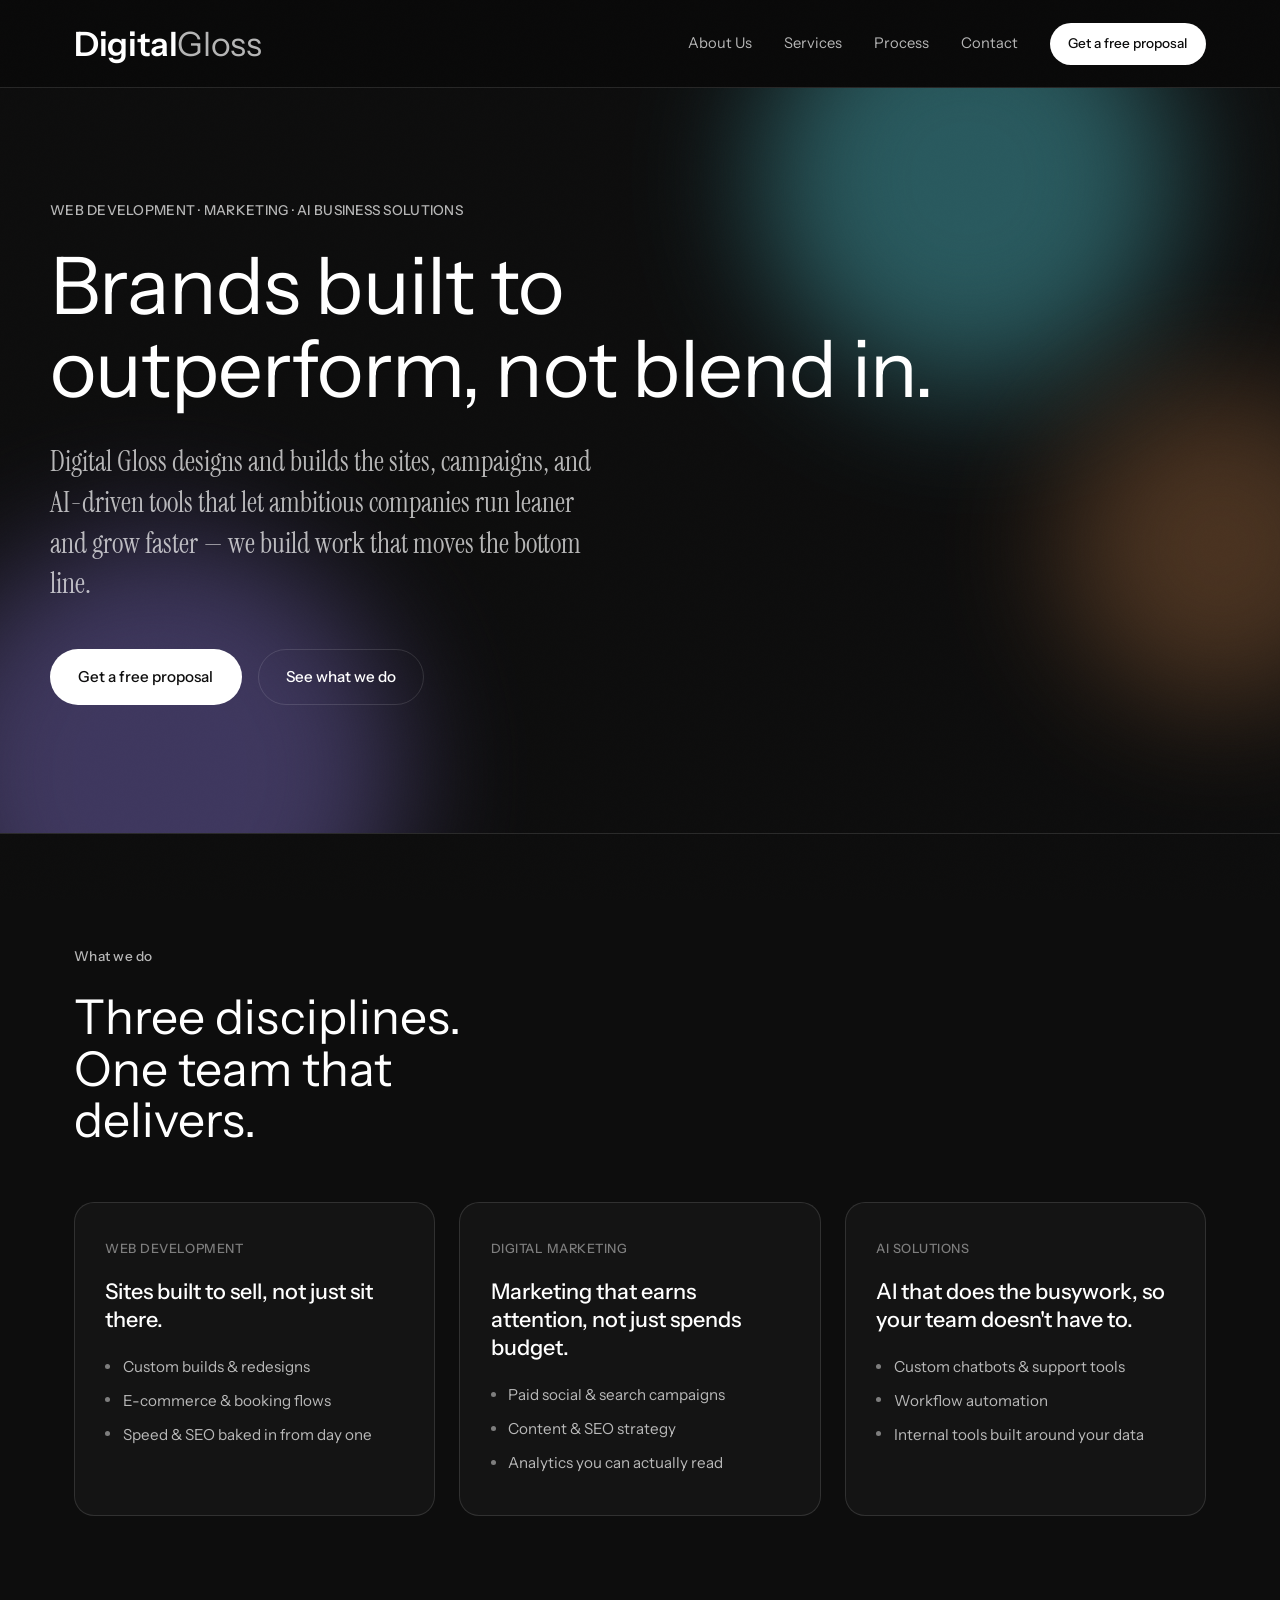
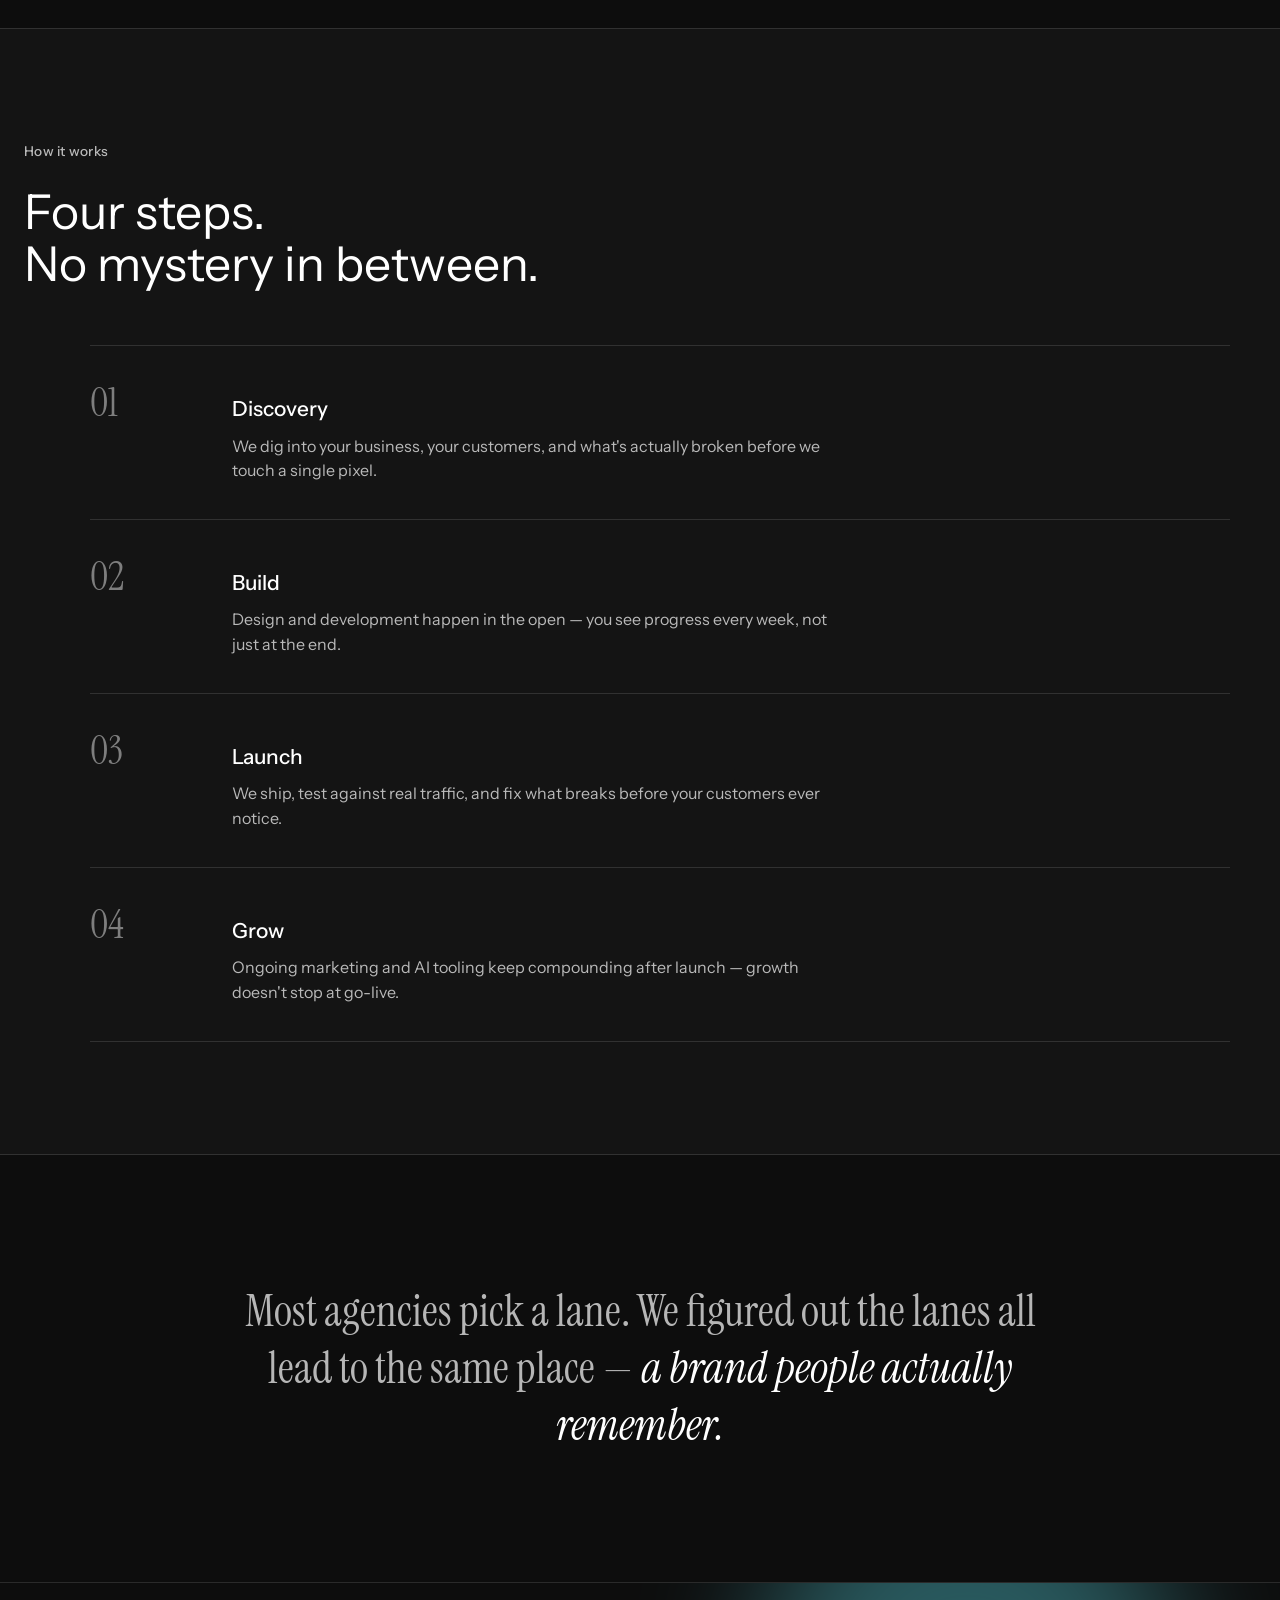
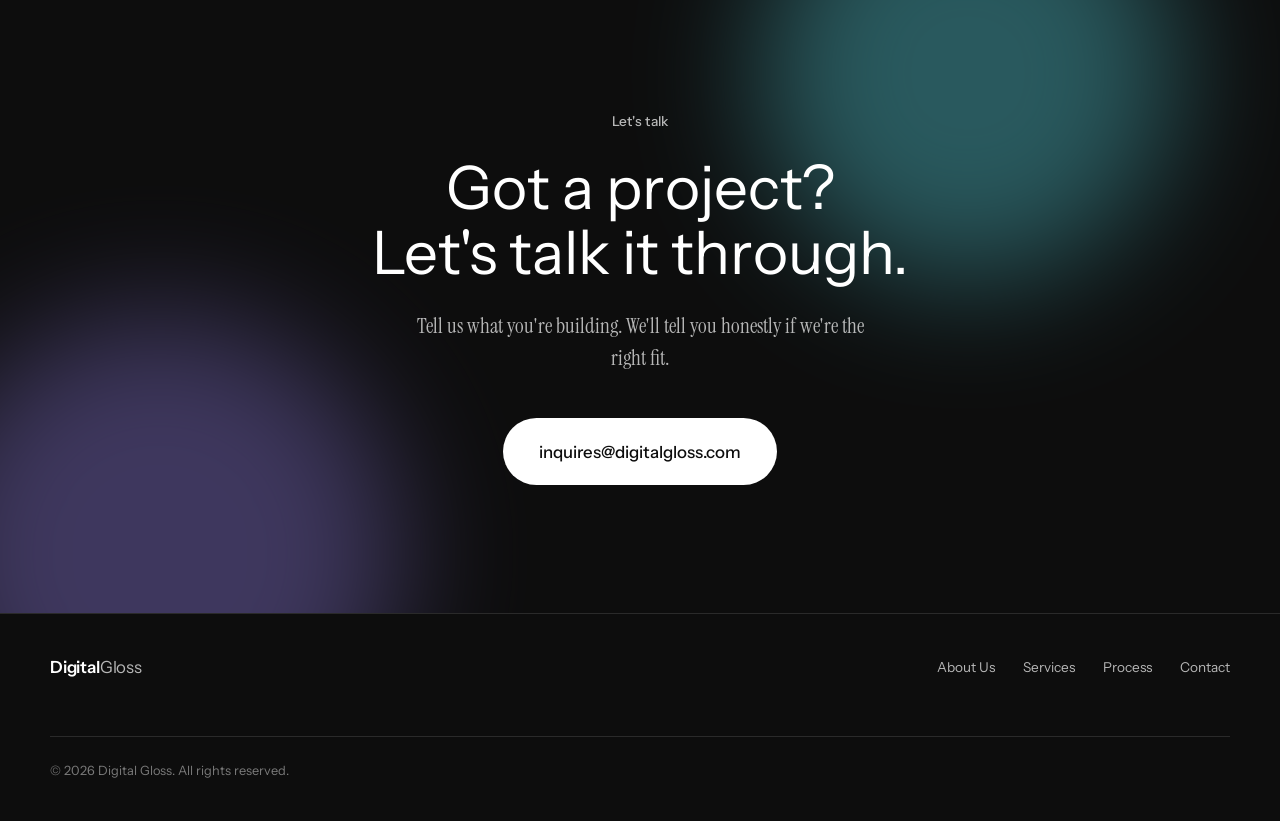
<file: index.html>
<!DOCTYPE html>
<html lang="en">
<head>
<meta charset="UTF-8">
<meta name="viewport" content="width=device-width, initial-scale=1.0">
<title>Digital Gloss — Web, Marketing &amp; AI, One Team</title>
<meta name="description" content="Digital Gloss builds sites that load fast, campaigns that convert, and AI tools that do the boring parts for you.">
<link rel="preconnect" href="https://fonts.googleapis.com">
<link rel="preconnect" href="https://fonts.gstatic.com" crossorigin>
<link href="https://fonts.googleapis.com/css2?family=Instrument+Sans:ital,wght@0,400..700;1,400..700&family=Instrument+Serif:ital@0;1&display=swap" rel="stylesheet">
<link rel="stylesheet" href="styles.css">
</head>
<body>

<div class="grain"></div>

<header class="nav" id="top">
  <div class="nav-inner">
    <a class="wordmark" href="#top">Digital<span>Gloss</span></a>
    <nav class="nav-links" id="navLinks">
      <a href="about.html">About Us</a>
      <a href="services.html">Services</a>
      <a href="process.html">Process</a>
      <a href="contact.html">Contact</a>
    </nav>
    <a class="btn btn-primary btn-small js-open-quote" href="#contact">Get a free proposal</a>
    <button class="nav-toggle" id="navToggle" aria-label="Toggle menu" aria-expanded="false">
      <span></span><span></span><span></span>
    </button>
  </div>
</header>

<main>
  <!-- HERO -->
  <section class="hero" id="top-hero">
    <div class="glow-field" aria-hidden="true">
      <span class="glow glow-cyan"></span>
      <span class="glow glow-violet"></span>
      <span class="glow glow-amber"></span>
    </div>

    <div class="hero-inner">
      <p class="eyebrow">WEB DEVELOPMENT &middot; MARKETING &middot; AI BUSINESS SOLUTIONS</p>
      <h1 class="hero-headline">Brands built to<br>outperform, not blend in.</h1>
      <p class="hero-lede">
        Digital Gloss designs and builds the sites, campaigns, and AI-driven
        tools that let ambitious companies run leaner and grow faster —
        we build work that moves the bottom line.
      </p>
      <div class="hero-cta">
        <a href="#contact" class="btn btn-primary js-open-quote">Get a free proposal</a>
        <a href="#services" class="btn btn-ghost">See what we do</a>
      </div>
    </div>
  </section>

  <!-- SERVICES -->
  <section class="services" id="services">
    <div class="section-head">
      <p class="eyebrow">What we do</p>
      <h2 class="section-title">Three disciplines.<br>One team that delivers.</h2>
    </div>

    <div class="cards">
      <article class="glass-card" data-shine data-glow="cyan">
        <div class="card-glow"></div>
        <p class="card-tag">Web Development</p>
        <h3>Sites built to sell, not just sit there.</h3>
        <ul>
          <li>Custom builds &amp; redesigns</li>
          <li>E-commerce &amp; booking flows</li>
          <li>Speed &amp; SEO baked in from day one</li>
        </ul>
      </article>

      <article class="glass-card" data-shine data-glow="amber">
        <div class="card-glow"></div>
        <p class="card-tag">Digital Marketing</p>
        <h3>Marketing that earns attention, not just spends budget.</h3>
        <ul>
          <li>Paid social &amp; search campaigns</li>
          <li>Content &amp; SEO strategy</li>
          <li>Analytics you can actually read</li>
        </ul>
      </article>

      <article class="glass-card" data-shine data-glow="violet">
        <div class="card-glow"></div>
        <p class="card-tag">AI Solutions</p>
        <h3>AI that does the busywork, so your team doesn't have to.</h3>
        <ul>
          <li>Custom chatbots &amp; support tools</li>
          <li>Workflow automation</li>
          <li>Internal tools built around your data</li>
        </ul>
      </article>
    </div>
  </section>

  <!-- PROCESS -->
  <section class="process" id="process">
    <div class="section-head">
      <p class="eyebrow">How it works</p>
      <h2 class="section-title">Four steps.<br>No mystery in between.</h2>
    </div>

    <ol class="process-list">
      <li>
        <span class="process-num">01</span>
        <div>
          <h3>Discovery</h3>
          <p>We dig into your business, your customers, and what's actually broken before we touch a single pixel.</p>
        </div>
      </li>
      <li>
        <span class="process-num">02</span>
        <div>
          <h3>Build</h3>
          <p>Design and development happen in the open — you see progress every week, not just at the end.</p>
        </div>
      </li>
      <li>
        <span class="process-num">03</span>
        <div>
          <h3>Launch</h3>
          <p>We ship, test against real traffic, and fix what breaks before your customers ever notice.</p>
        </div>
      </li>
      <li>
        <span class="process-num">04</span>
        <div>
          <h3>Grow</h3>
          <p>Ongoing marketing and AI tooling keep compounding after launch — growth doesn't stop at go-live.</p>
        </div>
      </li>
    </ol>
  </section>

  <!-- STATEMENT -->
  <section class="statement">
    <p class="statement-text">
      Most agencies pick a lane. We figured out the lanes all lead
      to the same place — <em>a brand people actually remember.</em>
    </p>
  </section>

  <!-- CONTACT -->
  <section class="contact" id="contact">
    <div class="glow-field" aria-hidden="true">
      <span class="glow glow-violet"></span>
      <span class="glow glow-cyan"></span>
    </div>
    <div class="contact-inner">
      <p class="eyebrow">Let's talk</p>
      <h2 class="contact-title">Got a project?<br>Let's talk it through.</h2>
      <p class="contact-sub">Tell us what you're building. We'll tell you honestly if we're the right fit.</p>
      <a href="mailto:inquires@digitalgloss.com" class="btn btn-primary btn-large">inquires@digitalgloss.com</a>
    </div>
  </section>
</main>

<footer class="footer">
  <div class="footer-inner">
    <a class="wordmark wordmark-small" href="#top">Digital<span>Gloss</span></a>
    <nav class="footer-links">
      <a href="about.html">About Us</a>
      <a href="services.html">Services</a>
      <a href="process.html">Process</a>
      <a href="contact.html">Contact</a>
    </nav>
    <p class="footer-copy">&copy; 2026 Digital Gloss. All rights reserved.</p>
  </div>
</footer>

<div class="modal-overlay" id="quoteOverlay" hidden>
  <div class="modal-card" role="dialog" aria-modal="true" aria-labelledby="quoteTitle">
    <button type="button" class="modal-close" id="quoteClose" aria-label="Close">&times;</button>

    <p class="eyebrow">Let's talk</p>
    <h2 id="quoteTitle" class="modal-title">Let's talk. Tell us about your business.</h2>

    <form class="quote-form" id="quoteForm">
      <div class="form-row">
        <div class="field">
          <label for="qFirstName">First name</label>
          <input type="text" id="qFirstName" name="firstName" autocomplete="given-name" required>
        </div>
        <div class="field">
          <label for="qLastName">Last name</label>
          <input type="text" id="qLastName" name="lastName" autocomplete="family-name" required>
        </div>
      </div>

      <div class="field">
        <label for="qWebsite">Website URL</label>
        <input type="url" id="qWebsite" name="website" autocomplete="url" placeholder="https://yourbusiness.com">
      </div>

      <div class="field">
        <label for="qEmail">Email</label>
        <input type="email" id="qEmail" name="email" autocomplete="email" required>
      </div>

      <div class="field">
        <label for="qPhone">Phone number</label>
        <div class="phone-row">
          <select id="qCountryCode" name="countryCode" aria-label="Country code">
            <option value="+1" selected>+1 (US/CA)</option>
            <option value="+44">+44 (UK)</option>
            <option value="+353">+353 (IE)</option>
            <option value="+61">+61 (AU)</option>
            <option value="+64">+64 (NZ)</option>
            <option value="+971">+971 (UAE)</option>
            <option value="+966">+966 (SA)</option>
            <option value="+91">+91 (IN)</option>
            <option value="+27">+27 (ZA)</option>
            <option value="+49">+49 (DE)</option>
            <option value="+33">+33 (FR)</option>
            <option value="+34">+34 (ES)</option>
            <option value="+39">+39 (IT)</option>
            <option value="+31">+31 (NL)</option>
            <option value="+46">+46 (SE)</option>
            <option value="+41">+41 (CH)</option>
            <option value="+81">+81 (JP)</option>
            <option value="+86">+86 (CN)</option>
            <option value="+65">+65 (SG)</option>
            <option value="+52">+52 (MX)</option>
            <option value="+55">+55 (BR)</option>
          </select>
          <input type="tel" id="qPhone" name="phone" autocomplete="tel-national" placeholder="555 123 4567">
        </div>
      </div>

      <fieldset class="form-fieldset">
        <legend>What's feeling most behind right now?</legend>

        <label class="checkbox-option">
          <input type="checkbox" name="interest" value="I am looking for my first website that reflects my brand identity">
          <span>I am looking for my first website that reflects my brand identity</span>
        </label>
        <label class="checkbox-option">
          <input type="checkbox" name="interest" value="My current website doesn't reflect my brand">
          <span>My current website doesn't reflect my brand</span>
        </label>
        <label class="checkbox-option">
          <input type="checkbox" name="interest" value="I am invisible on Google and AI searches">
          <span>I am invisible on Google and AI searches</span>
        </label>
        <label class="checkbox-option">
          <input type="checkbox" name="interest" value="I want to explore how AI tools could streamline my business">
          <span>I want to explore how AI tools could streamline my business</span>
        </label>
      </fieldset>

      <button type="submit" class="btn btn-primary btn-large modal-submit">Send inquiry</button>
    </form>
  </div>
</div>

<script src="script.js"></script>
</body>
</html>
</file>
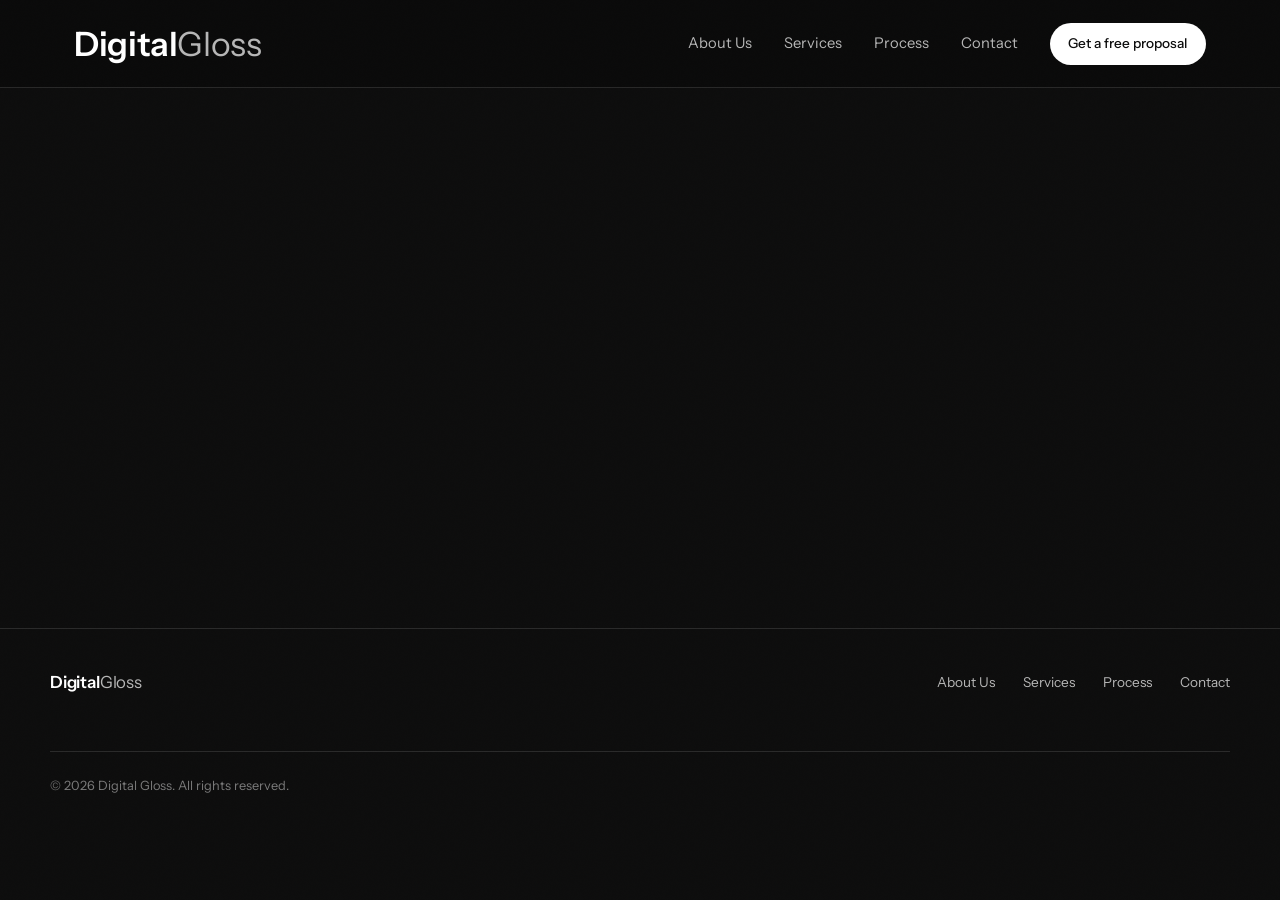
<file: about.html>
<!DOCTYPE html>
<html lang="en">
<head>
<meta charset="UTF-8">
<meta name="viewport" content="width=device-width, initial-scale=1.0">
<title>About Us — Digital Gloss</title>
<meta name="description" content="About Digital Gloss.">
<link rel="preconnect" href="https://fonts.googleapis.com">
<link rel="preconnect" href="https://fonts.gstatic.com" crossorigin>
<link href="https://fonts.googleapis.com/css2?family=Instrument+Sans:ital,wght@0,400..700;1,400..700&family=Instrument+Serif:ital@0;1&display=swap" rel="stylesheet">
<link rel="stylesheet" href="styles.css">
</head>
<body>

<div class="grain"></div>

<header class="nav" id="top">
  <div class="nav-inner">
    <a class="wordmark" href="index.html">Digital<span>Gloss</span></a>
    <nav class="nav-links" id="navLinks">
      <a href="about.html">About Us</a>
      <a href="services.html">Services</a>
      <a href="process.html">Process</a>
      <a href="contact.html">Contact</a>
    </nav>
    <a class="btn btn-primary btn-small js-open-quote" href="index.html#contact">Get a free proposal</a>
    <button class="nav-toggle" id="navToggle" aria-label="Toggle menu" aria-expanded="false">
      <span></span><span></span><span></span>
    </button>
  </div>
</header>

<main>
  <section class="page-blank"></section>
</main>

<footer class="footer">
  <div class="footer-inner">
    <a class="wordmark wordmark-small" href="index.html">Digital<span>Gloss</span></a>
    <nav class="footer-links">
      <a href="about.html">About Us</a>
      <a href="services.html">Services</a>
      <a href="process.html">Process</a>
      <a href="contact.html">Contact</a>
    </nav>
    <p class="footer-copy">&copy; 2026 Digital Gloss. All rights reserved.</p>
  </div>
</footer>

<div class="modal-overlay" id="quoteOverlay" hidden>
  <div class="modal-card" role="dialog" aria-modal="true" aria-labelledby="quoteTitle">
    <button type="button" class="modal-close" id="quoteClose" aria-label="Close">&times;</button>

    <p class="eyebrow">Let's talk</p>
    <h2 id="quoteTitle" class="modal-title">Let's talk. Tell us about your business.</h2>

    <form class="quote-form" id="quoteForm">
      <div class="form-row">
        <div class="field">
          <label for="qFirstName">First name</label>
          <input type="text" id="qFirstName" name="firstName" autocomplete="given-name" required>
        </div>
        <div class="field">
          <label for="qLastName">Last name</label>
          <input type="text" id="qLastName" name="lastName" autocomplete="family-name" required>
        </div>
      </div>

      <div class="field">
        <label for="qWebsite">Website URL</label>
        <input type="url" id="qWebsite" name="website" autocomplete="url" placeholder="https://yourbusiness.com">
      </div>

      <div class="field">
        <label for="qEmail">Email</label>
        <input type="email" id="qEmail" name="email" autocomplete="email" required>
      </div>

      <div class="field">
        <label for="qPhone">Phone number</label>
        <div class="phone-row">
          <select id="qCountryCode" name="countryCode" aria-label="Country code">
            <option value="+1" selected>+1 (US/CA)</option>
            <option value="+44">+44 (UK)</option>
            <option value="+353">+353 (IE)</option>
            <option value="+61">+61 (AU)</option>
            <option value="+64">+64 (NZ)</option>
            <option value="+971">+971 (UAE)</option>
            <option value="+966">+966 (SA)</option>
            <option value="+91">+91 (IN)</option>
            <option value="+27">+27 (ZA)</option>
            <option value="+49">+49 (DE)</option>
            <option value="+33">+33 (FR)</option>
            <option value="+34">+34 (ES)</option>
            <option value="+39">+39 (IT)</option>
            <option value="+31">+31 (NL)</option>
            <option value="+46">+46 (SE)</option>
            <option value="+41">+41 (CH)</option>
            <option value="+81">+81 (JP)</option>
            <option value="+86">+86 (CN)</option>
            <option value="+65">+65 (SG)</option>
            <option value="+52">+52 (MX)</option>
            <option value="+55">+55 (BR)</option>
          </select>
          <input type="tel" id="qPhone" name="phone" autocomplete="tel-national" placeholder="555 123 4567">
        </div>
      </div>

      <fieldset class="form-fieldset">
        <legend>What's feeling most behind right now?</legend>

        <label class="checkbox-option">
          <input type="checkbox" name="interest" value="I am looking for my first website that reflects my brand identity">
          <span>I am looking for my first website that reflects my brand identity</span>
        </label>
        <label class="checkbox-option">
          <input type="checkbox" name="interest" value="My current website doesn't reflect my brand">
          <span>My current website doesn't reflect my brand</span>
        </label>
        <label class="checkbox-option">
          <input type="checkbox" name="interest" value="I am invisible on Google and AI searches">
          <span>I am invisible on Google and AI searches</span>
        </label>
        <label class="checkbox-option">
          <input type="checkbox" name="interest" value="I want to explore how AI tools could streamline my business">
          <span>I want to explore how AI tools could streamline my business</span>
        </label>
      </fieldset>

      <button type="submit" class="btn btn-primary btn-large modal-submit">Send inquiry</button>
    </form>
  </div>
</div>

<script src="script.js"></script>
</body>
</html>
</file>
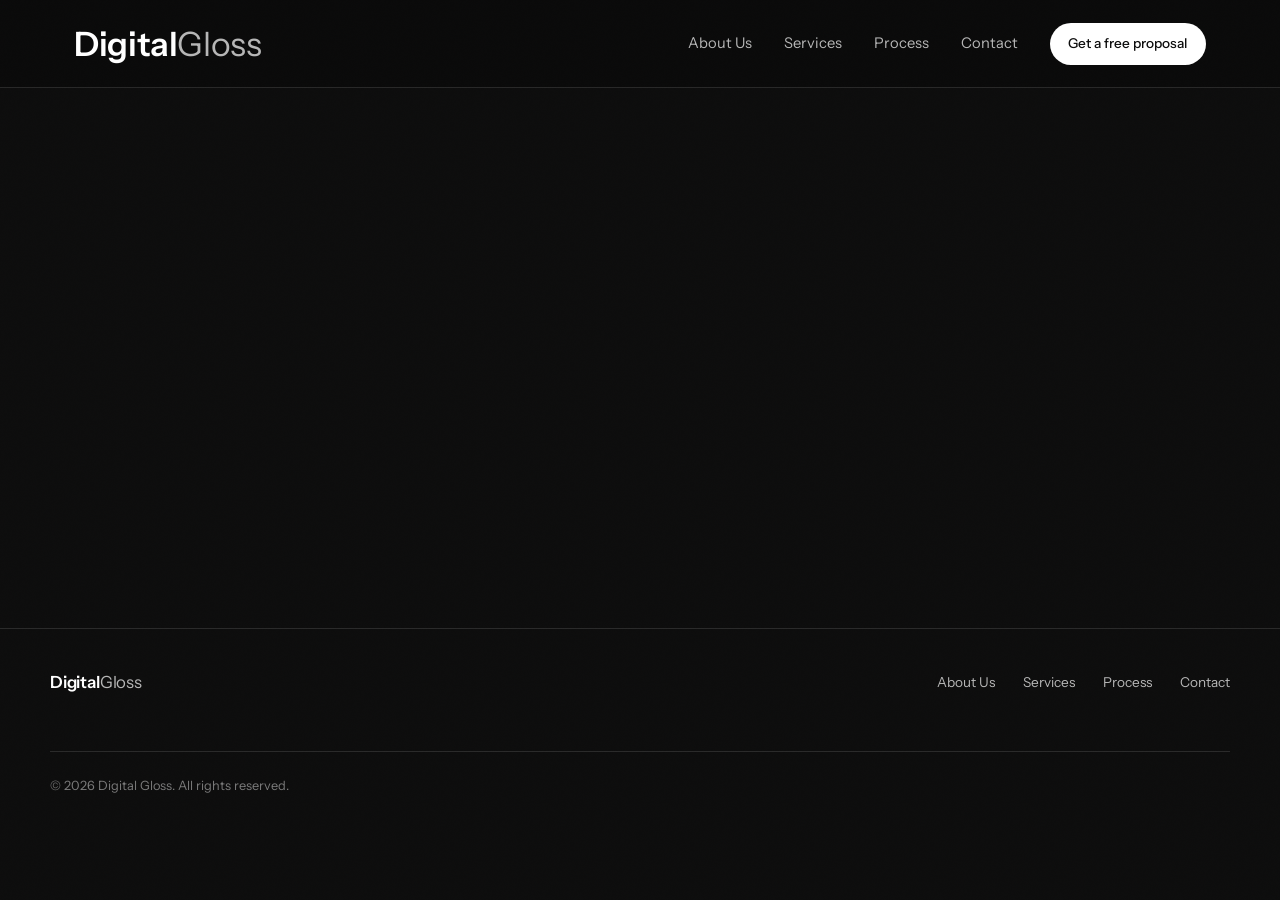
<file: contact.html>
<!DOCTYPE html>
<html lang="en">
<head>
<meta charset="UTF-8">
<meta name="viewport" content="width=device-width, initial-scale=1.0">
<title>Contact — Digital Gloss</title>
<meta name="description" content="Get in touch with Digital Gloss.">
<link rel="preconnect" href="https://fonts.googleapis.com">
<link rel="preconnect" href="https://fonts.gstatic.com" crossorigin>
<link href="https://fonts.googleapis.com/css2?family=Instrument+Sans:ital,wght@0,400..700;1,400..700&family=Instrument+Serif:ital@0;1&display=swap" rel="stylesheet">
<link rel="stylesheet" href="styles.css">
</head>
<body>

<div class="grain"></div>

<header class="nav" id="top">
  <div class="nav-inner">
    <a class="wordmark" href="index.html">Digital<span>Gloss</span></a>
    <nav class="nav-links" id="navLinks">
      <a href="about.html">About Us</a>
      <a href="services.html">Services</a>
      <a href="process.html">Process</a>
      <a href="contact.html">Contact</a>
    </nav>
    <a class="btn btn-primary btn-small js-open-quote" href="index.html#contact">Get a free proposal</a>
    <button class="nav-toggle" id="navToggle" aria-label="Toggle menu" aria-expanded="false">
      <span></span><span></span><span></span>
    </button>
  </div>
</header>

<main>
  <section class="page-blank"></section>
</main>

<footer class="footer">
  <div class="footer-inner">
    <a class="wordmark wordmark-small" href="index.html">Digital<span>Gloss</span></a>
    <nav class="footer-links">
      <a href="about.html">About Us</a>
      <a href="services.html">Services</a>
      <a href="process.html">Process</a>
      <a href="contact.html">Contact</a>
    </nav>
    <p class="footer-copy">&copy; 2026 Digital Gloss. All rights reserved.</p>
  </div>
</footer>

<div class="modal-overlay" id="quoteOverlay" hidden>
  <div class="modal-card" role="dialog" aria-modal="true" aria-labelledby="quoteTitle">
    <button type="button" class="modal-close" id="quoteClose" aria-label="Close">&times;</button>

    <p class="eyebrow">Let's talk</p>
    <h2 id="quoteTitle" class="modal-title">Let's talk. Tell us about your business.</h2>

    <form class="quote-form" id="quoteForm">
      <div class="form-row">
        <div class="field">
          <label for="qFirstName">First name</label>
          <input type="text" id="qFirstName" name="firstName" autocomplete="given-name" required>
        </div>
        <div class="field">
          <label for="qLastName">Last name</label>
          <input type="text" id="qLastName" name="lastName" autocomplete="family-name" required>
        </div>
      </div>

      <div class="field">
        <label for="qWebsite">Website URL</label>
        <input type="url" id="qWebsite" name="website" autocomplete="url" placeholder="https://yourbusiness.com">
      </div>

      <div class="field">
        <label for="qEmail">Email</label>
        <input type="email" id="qEmail" name="email" autocomplete="email" required>
      </div>

      <div class="field">
        <label for="qPhone">Phone number</label>
        <div class="phone-row">
          <select id="qCountryCode" name="countryCode" aria-label="Country code">
            <option value="+1" selected>+1 (US/CA)</option>
            <option value="+44">+44 (UK)</option>
            <option value="+353">+353 (IE)</option>
            <option value="+61">+61 (AU)</option>
            <option value="+64">+64 (NZ)</option>
            <option value="+971">+971 (UAE)</option>
            <option value="+966">+966 (SA)</option>
            <option value="+91">+91 (IN)</option>
            <option value="+27">+27 (ZA)</option>
            <option value="+49">+49 (DE)</option>
            <option value="+33">+33 (FR)</option>
            <option value="+34">+34 (ES)</option>
            <option value="+39">+39 (IT)</option>
            <option value="+31">+31 (NL)</option>
            <option value="+46">+46 (SE)</option>
            <option value="+41">+41 (CH)</option>
            <option value="+81">+81 (JP)</option>
            <option value="+86">+86 (CN)</option>
            <option value="+65">+65 (SG)</option>
            <option value="+52">+52 (MX)</option>
            <option value="+55">+55 (BR)</option>
          </select>
          <input type="tel" id="qPhone" name="phone" autocomplete="tel-national" placeholder="555 123 4567">
        </div>
      </div>

      <fieldset class="form-fieldset">
        <legend>What's feeling most behind right now?</legend>

        <label class="checkbox-option">
          <input type="checkbox" name="interest" value="I am looking for my first website that reflects my brand identity">
          <span>I am looking for my first website that reflects my brand identity</span>
        </label>
        <label class="checkbox-option">
          <input type="checkbox" name="interest" value="My current website doesn't reflect my brand">
          <span>My current website doesn't reflect my brand</span>
        </label>
        <label class="checkbox-option">
          <input type="checkbox" name="interest" value="I am invisible on Google and AI searches">
          <span>I am invisible on Google and AI searches</span>
        </label>
        <label class="checkbox-option">
          <input type="checkbox" name="interest" value="I want to explore how AI tools could streamline my business">
          <span>I want to explore how AI tools could streamline my business</span>
        </label>
      </fieldset>

      <button type="submit" class="btn btn-primary btn-large modal-submit">Send inquiry</button>
    </form>
  </div>
</div>

<script src="script.js"></script>
</body>
</html>
</file>
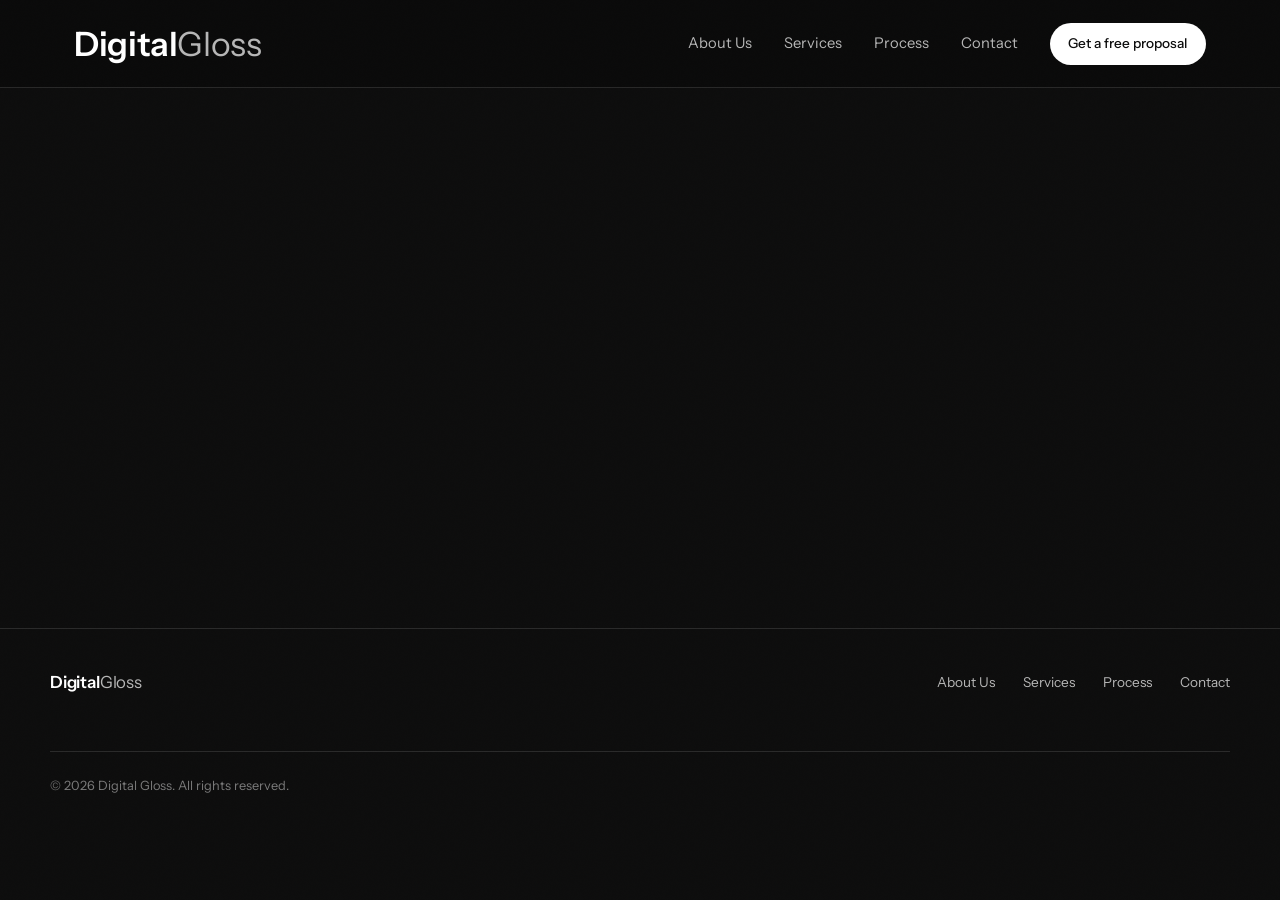
<file: process.html>
<!DOCTYPE html>
<html lang="en">
<head>
<meta charset="UTF-8">
<meta name="viewport" content="width=device-width, initial-scale=1.0">
<title>Process — Digital Gloss</title>
<meta name="description" content="How Digital Gloss works.">
<link rel="preconnect" href="https://fonts.googleapis.com">
<link rel="preconnect" href="https://fonts.gstatic.com" crossorigin>
<link href="https://fonts.googleapis.com/css2?family=Instrument+Sans:ital,wght@0,400..700;1,400..700&family=Instrument+Serif:ital@0;1&display=swap" rel="stylesheet">
<link rel="stylesheet" href="styles.css">
</head>
<body>

<div class="grain"></div>

<header class="nav" id="top">
  <div class="nav-inner">
    <a class="wordmark" href="index.html">Digital<span>Gloss</span></a>
    <nav class="nav-links" id="navLinks">
      <a href="about.html">About Us</a>
      <a href="services.html">Services</a>
      <a href="process.html">Process</a>
      <a href="contact.html">Contact</a>
    </nav>
    <a class="btn btn-primary btn-small js-open-quote" href="index.html#contact">Get a free proposal</a>
    <button class="nav-toggle" id="navToggle" aria-label="Toggle menu" aria-expanded="false">
      <span></span><span></span><span></span>
    </button>
  </div>
</header>

<main>
  <section class="page-blank"></section>
</main>

<footer class="footer">
  <div class="footer-inner">
    <a class="wordmark wordmark-small" href="index.html">Digital<span>Gloss</span></a>
    <nav class="footer-links">
      <a href="about.html">About Us</a>
      <a href="services.html">Services</a>
      <a href="process.html">Process</a>
      <a href="contact.html">Contact</a>
    </nav>
    <p class="footer-copy">&copy; 2026 Digital Gloss. All rights reserved.</p>
  </div>
</footer>

<div class="modal-overlay" id="quoteOverlay" hidden>
  <div class="modal-card" role="dialog" aria-modal="true" aria-labelledby="quoteTitle">
    <button type="button" class="modal-close" id="quoteClose" aria-label="Close">&times;</button>

    <p class="eyebrow">Let's talk</p>
    <h2 id="quoteTitle" class="modal-title">Let's talk. Tell us about your business.</h2>

    <form class="quote-form" id="quoteForm">
      <div class="form-row">
        <div class="field">
          <label for="qFirstName">First name</label>
          <input type="text" id="qFirstName" name="firstName" autocomplete="given-name" required>
        </div>
        <div class="field">
          <label for="qLastName">Last name</label>
          <input type="text" id="qLastName" name="lastName" autocomplete="family-name" required>
        </div>
      </div>

      <div class="field">
        <label for="qWebsite">Website URL</label>
        <input type="url" id="qWebsite" name="website" autocomplete="url" placeholder="https://yourbusiness.com">
      </div>

      <div class="field">
        <label for="qEmail">Email</label>
        <input type="email" id="qEmail" name="email" autocomplete="email" required>
      </div>

      <div class="field">
        <label for="qPhone">Phone number</label>
        <div class="phone-row">
          <select id="qCountryCode" name="countryCode" aria-label="Country code">
            <option value="+1" selected>+1 (US/CA)</option>
            <option value="+44">+44 (UK)</option>
            <option value="+353">+353 (IE)</option>
            <option value="+61">+61 (AU)</option>
            <option value="+64">+64 (NZ)</option>
            <option value="+971">+971 (UAE)</option>
            <option value="+966">+966 (SA)</option>
            <option value="+91">+91 (IN)</option>
            <option value="+27">+27 (ZA)</option>
            <option value="+49">+49 (DE)</option>
            <option value="+33">+33 (FR)</option>
            <option value="+34">+34 (ES)</option>
            <option value="+39">+39 (IT)</option>
            <option value="+31">+31 (NL)</option>
            <option value="+46">+46 (SE)</option>
            <option value="+41">+41 (CH)</option>
            <option value="+81">+81 (JP)</option>
            <option value="+86">+86 (CN)</option>
            <option value="+65">+65 (SG)</option>
            <option value="+52">+52 (MX)</option>
            <option value="+55">+55 (BR)</option>
          </select>
          <input type="tel" id="qPhone" name="phone" autocomplete="tel-national" placeholder="555 123 4567">
        </div>
      </div>

      <fieldset class="form-fieldset">
        <legend>What's feeling most behind right now?</legend>

        <label class="checkbox-option">
          <input type="checkbox" name="interest" value="I am looking for my first website that reflects my brand identity">
          <span>I am looking for my first website that reflects my brand identity</span>
        </label>
        <label class="checkbox-option">
          <input type="checkbox" name="interest" value="My current website doesn't reflect my brand">
          <span>My current website doesn't reflect my brand</span>
        </label>
        <label class="checkbox-option">
          <input type="checkbox" name="interest" value="I am invisible on Google and AI searches">
          <span>I am invisible on Google and AI searches</span>
        </label>
        <label class="checkbox-option">
          <input type="checkbox" name="interest" value="I want to explore how AI tools could streamline my business">
          <span>I want to explore how AI tools could streamline my business</span>
        </label>
      </fieldset>

      <button type="submit" class="btn btn-primary btn-large modal-submit">Send inquiry</button>
    </form>
  </div>
</div>

<script src="script.js"></script>
</body>
</html>
</file>
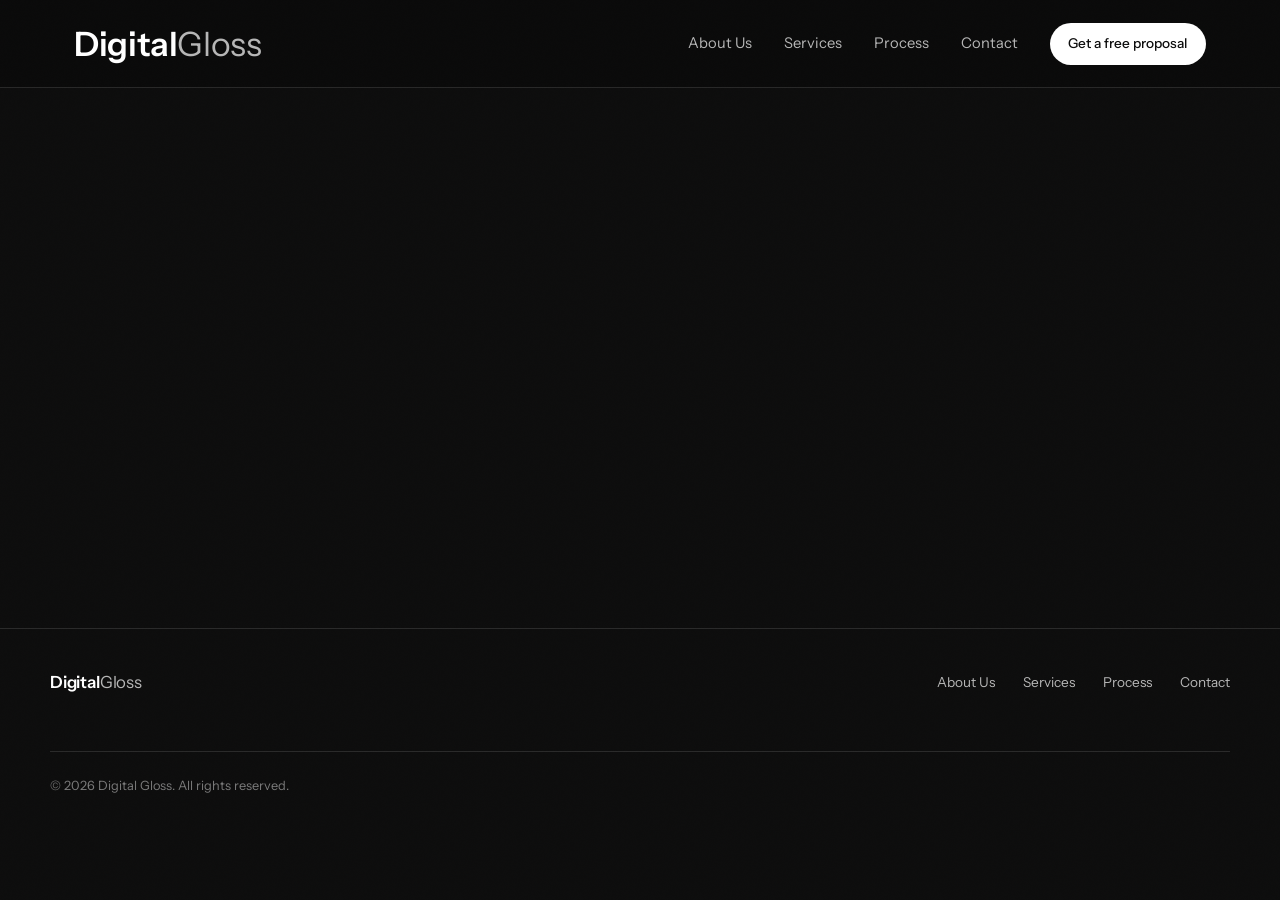
<file: services.html>
<!DOCTYPE html>
<html lang="en">
<head>
<meta charset="UTF-8">
<meta name="viewport" content="width=device-width, initial-scale=1.0">
<title>Services — Digital Gloss</title>
<meta name="description" content="Services offered by Digital Gloss.">
<link rel="preconnect" href="https://fonts.googleapis.com">
<link rel="preconnect" href="https://fonts.gstatic.com" crossorigin>
<link href="https://fonts.googleapis.com/css2?family=Instrument+Sans:ital,wght@0,400..700;1,400..700&family=Instrument+Serif:ital@0;1&display=swap" rel="stylesheet">
<link rel="stylesheet" href="styles.css">
</head>
<body>

<div class="grain"></div>

<header class="nav" id="top">
  <div class="nav-inner">
    <a class="wordmark" href="index.html">Digital<span>Gloss</span></a>
    <nav class="nav-links" id="navLinks">
      <a href="about.html">About Us</a>
      <a href="services.html">Services</a>
      <a href="process.html">Process</a>
      <a href="contact.html">Contact</a>
    </nav>
    <a class="btn btn-primary btn-small js-open-quote" href="index.html#contact">Get a free proposal</a>
    <button class="nav-toggle" id="navToggle" aria-label="Toggle menu" aria-expanded="false">
      <span></span><span></span><span></span>
    </button>
  </div>
</header>

<main>
  <section class="page-blank"></section>
</main>

<footer class="footer">
  <div class="footer-inner">
    <a class="wordmark wordmark-small" href="index.html">Digital<span>Gloss</span></a>
    <nav class="footer-links">
      <a href="about.html">About Us</a>
      <a href="services.html">Services</a>
      <a href="process.html">Process</a>
      <a href="contact.html">Contact</a>
    </nav>
    <p class="footer-copy">&copy; 2026 Digital Gloss. All rights reserved.</p>
  </div>
</footer>

<div class="modal-overlay" id="quoteOverlay" hidden>
  <div class="modal-card" role="dialog" aria-modal="true" aria-labelledby="quoteTitle">
    <button type="button" class="modal-close" id="quoteClose" aria-label="Close">&times;</button>

    <p class="eyebrow">Let's talk</p>
    <h2 id="quoteTitle" class="modal-title">Let's talk. Tell us about your business.</h2>

    <form class="quote-form" id="quoteForm">
      <div class="form-row">
        <div class="field">
          <label for="qFirstName">First name</label>
          <input type="text" id="qFirstName" name="firstName" autocomplete="given-name" required>
        </div>
        <div class="field">
          <label for="qLastName">Last name</label>
          <input type="text" id="qLastName" name="lastName" autocomplete="family-name" required>
        </div>
      </div>

      <div class="field">
        <label for="qWebsite">Website URL</label>
        <input type="url" id="qWebsite" name="website" autocomplete="url" placeholder="https://yourbusiness.com">
      </div>

      <div class="field">
        <label for="qEmail">Email</label>
        <input type="email" id="qEmail" name="email" autocomplete="email" required>
      </div>

      <div class="field">
        <label for="qPhone">Phone number</label>
        <div class="phone-row">
          <select id="qCountryCode" name="countryCode" aria-label="Country code">
            <option value="+1" selected>+1 (US/CA)</option>
            <option value="+44">+44 (UK)</option>
            <option value="+353">+353 (IE)</option>
            <option value="+61">+61 (AU)</option>
            <option value="+64">+64 (NZ)</option>
            <option value="+971">+971 (UAE)</option>
            <option value="+966">+966 (SA)</option>
            <option value="+91">+91 (IN)</option>
            <option value="+27">+27 (ZA)</option>
            <option value="+49">+49 (DE)</option>
            <option value="+33">+33 (FR)</option>
            <option value="+34">+34 (ES)</option>
            <option value="+39">+39 (IT)</option>
            <option value="+31">+31 (NL)</option>
            <option value="+46">+46 (SE)</option>
            <option value="+41">+41 (CH)</option>
            <option value="+81">+81 (JP)</option>
            <option value="+86">+86 (CN)</option>
            <option value="+65">+65 (SG)</option>
            <option value="+52">+52 (MX)</option>
            <option value="+55">+55 (BR)</option>
          </select>
          <input type="tel" id="qPhone" name="phone" autocomplete="tel-national" placeholder="555 123 4567">
        </div>
      </div>

      <fieldset class="form-fieldset">
        <legend>What's feeling most behind right now?</legend>

        <label class="checkbox-option">
          <input type="checkbox" name="interest" value="I am looking for my first website that reflects my brand identity">
          <span>I am looking for my first website that reflects my brand identity</span>
        </label>
        <label class="checkbox-option">
          <input type="checkbox" name="interest" value="My current website doesn't reflect my brand">
          <span>My current website doesn't reflect my brand</span>
        </label>
        <label class="checkbox-option">
          <input type="checkbox" name="interest" value="I am invisible on Google and AI searches">
          <span>I am invisible on Google and AI searches</span>
        </label>
        <label class="checkbox-option">
          <input type="checkbox" name="interest" value="I want to explore how AI tools could streamline my business">
          <span>I want to explore how AI tools could streamline my business</span>
        </label>
      </fieldset>

      <button type="submit" class="btn btn-primary btn-large modal-submit">Send inquiry</button>
    </form>
  </div>
</div>

<script src="script.js"></script>
</body>
</html>
</file>
<file: styles.css>
/* ===== Tokens ===== */
:root {
  --ink: #0D0D0D;
  --ink-raised: #141414;
  --white: #FFFFFF;
  --text-2: rgba(255,255,255,0.7);
  --text-3: rgba(255,255,255,0.45);
  --hairline: rgba(255,255,255,0.12);

  --cyan: #5EE7F5;
  --violet: #9B87F5;
  --amber: #FFA45C;

  --font-display: "Instrument Sans", -apple-system, BlinkMacSystemFont, sans-serif;
  --font-serif: "Instrument Serif", Georgia, serif;
  --font-body: "Instrument Sans", -apple-system, BlinkMacSystemFont, sans-serif;

  --radius: 20px;
  --pill: 999px;
  --max: 1180px;
}

* { box-sizing: border-box; }
html { scroll-behavior: smooth; }
@media (prefers-reduced-motion: reduce) {
  html { scroll-behavior: auto; }
  * { animation-duration: 0.001ms !important; animation-iteration-count: 1 !important; transition-duration: 0.001ms !important; }
}

body {
  margin: 0;
  background: var(--ink);
  color: var(--white);
  font-family: var(--font-body);
  font-size: 16px;
  line-height: 1.55;
  -webkit-font-smoothing: antialiased;
}

img, svg { display: block; max-width: 100%; }
ul { list-style: none; margin: 0; padding: 0; }
a { color: inherit; text-decoration: none; }

.grain {
  position: fixed;
  inset: 0;
  pointer-events: none;
  z-index: 9999;
  opacity: 0.02;
  mix-blend-mode: overlay;
  background-image: url("data:image/svg+xml,%3Csvg xmlns='http://www.w3.org/2000/svg' width='120' height='120'%3E%3Cfilter id='n'%3E%3CfeTurbulence type='fractalNoise' baseFrequency='0.9' numOctaves='2' stitchTiles='stitch'/%3E%3C/filter%3E%3Crect width='100%25' height='100%25' filter='url(%23n)'/%3E%3C/svg%3E");
}

.eyebrow {
  font-family: var(--font-display);
  font-size: 0.85rem;
  font-weight: 500;
  letter-spacing: 0.02em;
  color: var(--text-2);
  margin: 0 0 1.5rem;
}

/* ===== Buttons ===== */
.btn {
  display: inline-flex;
  align-items: center;
  gap: 0.5em;
  font-family: var(--font-display);
  font-weight: 500;
  font-size: 0.95rem;
  padding: 1em 1.8em;
  border-radius: var(--pill);
  border: 1px solid transparent;
  transition: transform 0.2s ease, background 0.2s ease, border-color 0.2s ease;
  cursor: pointer;
  white-space: nowrap;
}
.btn:hover { transform: translateY(-2px); }
.btn:focus-visible { outline: 2px solid var(--cyan); outline-offset: 3px; }

.btn-primary { background: var(--white); color: var(--ink); }
.btn-primary:hover { background: var(--text-2); }
.btn-ghost { background: transparent; color: var(--white); border-color: var(--hairline); }
.btn-ghost:hover { border-color: var(--white); }
.btn-small { padding: 0.7em 1.3em; font-size: 0.85rem; }
.btn-large { font-size: 1.05rem; padding: 1.15em 2.1em; }

/* ===== Nav ===== */
.nav {
  position: sticky;
  top: 0;
  z-index: 100;
  background: rgba(10,10,10,0.96);
  border-bottom: 1px solid var(--hairline);
}
.nav-inner {
  max-width: var(--max);
  margin: 0 auto;
  padding: 1.1rem 1.5rem;
  display: flex;
  align-items: center;
  gap: 2rem;
}
.wordmark {
  font-family: var(--font-display);
  font-weight: 600;
  font-size: 2.1rem;
  letter-spacing: -0.01em;
  margin-right: auto;
}
.wordmark span { color: var(--text-2); font-weight: 400; margin-left: -0.01em; }
.nav-links { display: flex; gap: 2rem; }
.nav-links a {
  font-family: var(--font-display);
  font-size: 0.92rem;
  color: var(--text-2);
  transition: color 0.15s ease;
}
.nav-links a:hover { color: var(--white); }
.nav-toggle { display: none; }

/* ===== Glow field (ambient background art) ===== */
.glow-field {
  position: absolute;
  inset: 0;
  overflow: hidden;
  pointer-events: none;
  z-index: 0;
}
.glow {
  position: absolute;
  border-radius: 50%;
  filter: blur(64px);
  opacity: 0.35;
  will-change: auto;
}
.glow-cyan { width: 420px; height: 420px; background: var(--cyan); top: -120px; right: 8%; }
.glow-violet { width: 480px; height: 480px; background: var(--violet); bottom: -180px; left: -80px; }
.glow-amber { width: 320px; height: 320px; background: var(--amber); top: 40%; right: -100px; opacity: 0.25; }

/* ===== Hero ===== */
.hero {
  position: relative;
  overflow: hidden;
  padding: 7rem 1.5rem 8rem;
  border-bottom: 1px solid var(--hairline);
}
.hero-inner {
  position: relative;
  z-index: 1;
  max-width: var(--max);
  margin: 0 auto;
}
.hero-headline {
  font-family: var(--font-display);
  font-weight: 300;
  font-size: clamp(2.6rem, 6.2vw, 5rem);
  line-height: 1.04;
  letter-spacing: -0.01em;
  margin: 0 0 2rem;
  max-width: 18ch;
}
.hero-lede {
  font-family: var(--font-serif);
  font-weight: 400;
  font-size: clamp(1.3rem, 2.2vw, 1.75rem);
  line-height: 1.45;
  color: var(--text-2);
  max-width: 42ch;
  margin: 0 0 2.75rem;
}
.hero-cta { display: flex; gap: 1rem; flex-wrap: wrap; }

/* cursor-tracked glow on cards */
[data-shine] { --mx: 50%; --my: 50%; }

/* ===== Services ===== */
.services { position: relative; padding: 7rem 1.5rem; max-width: var(--max); margin: 0 auto; }
.section-head { max-width: 46ch; margin-bottom: 3.5rem; }
.section-title {
  font-family: var(--font-display);
  font-weight: 300;
  font-size: clamp(2rem, 4vw, 3rem);
  line-height: 1.08;
  margin: 0;
}

.cards {
  display: grid;
  grid-template-columns: repeat(3, 1fr);
  gap: 1.5rem;
}
.glass-card {
  position: relative;
  overflow: hidden;
  background: var(--ink-raised);
  border: 1px solid var(--hairline);
  border-radius: var(--radius);
  padding: 2.25rem 1.9rem 2.5rem;
  transition: border-color 0.25s ease, transform 0.25s ease;
}
.glass-card:hover { transform: translateY(-4px); border-color: rgba(255,255,255,0.28); }

.card-glow {
  position: absolute;
  inset: 0;
  background: radial-gradient(280px circle at var(--mx, 50%) var(--my, 50%), var(--glow-color, var(--cyan)), transparent 60%);
  opacity: 0;
  transition: opacity 0.3s ease;
  pointer-events: none;
  mix-blend-mode: screen;
}
.glass-card[data-glow="cyan"] .card-glow { --glow-color: rgba(94, 231, 245, 0.35); }
.glass-card[data-glow="amber"] .card-glow { --glow-color: rgba(255, 164, 92, 0.35); }
.glass-card[data-glow="violet"] .card-glow { --glow-color: rgba(155, 135, 245, 0.35); }
.glass-card:hover .card-glow { opacity: 1; }

.card-tag {
  font-family: var(--font-display);
  font-size: 0.8rem;
  font-weight: 500;
  letter-spacing: 0.04em;
  text-transform: uppercase;
  color: var(--text-3);
  margin: 0 0 1.1rem;
}
.glass-card h3 {
  font-family: var(--font-display);
  font-weight: 500;
  font-size: 1.35rem;
  line-height: 1.3;
  margin: 0 0 1.4rem;
  color: var(--white);
}
.glass-card ul { display: flex; flex-direction: column; gap: 0.65rem; }
.glass-card li {
  font-size: 0.95rem;
  color: var(--text-2);
  padding-left: 1.1rem;
  position: relative;
}
.glass-card li::before {
  content: "";
  position: absolute;
  left: 0;
  top: 0.55em;
  width: 5px;
  height: 5px;
  background: var(--text-3);
  border-radius: 50%;
}

/* ===== Process ===== */
.process {
  background: var(--ink-raised);
  padding: 7rem 1.5rem;
  border-top: 1px solid var(--hairline);
  border-bottom: 1px solid var(--hairline);
}
.process .section-head { max-width: 50ch; }

.process-list {
  max-width: var(--max);
  margin: 0 auto;
  display: grid;
  gap: 0;
}
.process-list li {
  display: grid;
  grid-template-columns: 110px 1fr;
  gap: 2rem;
  align-items: baseline;
  padding: 2.25rem 0;
  border-top: 1px solid var(--hairline);
}
.process-list li:last-child { border-bottom: 1px solid var(--hairline); }
.process-num {
  font-family: var(--font-serif);
  font-size: 2.5rem;
  font-weight: 400;
  color: var(--text-3);
  line-height: 1;
}
.process-list h3 {
  font-family: var(--font-display);
  font-weight: 500;
  font-size: 1.3rem;
  margin: 0 0 0.5rem;
  color: var(--white);
}
.process-list p {
  margin: 0;
  max-width: 55ch;
  color: var(--text-2);
}

/* ===== Statement ===== */
.statement {
  padding: 8rem 1.5rem;
  text-align: center;
}
.statement-text {
  max-width: 850px;
  margin: 0 auto;
  font-family: var(--font-serif);
  font-weight: 400;
  font-size: clamp(1.7rem, 4vw, 2.75rem);
  line-height: 1.3;
  color: var(--text-2);
}
.statement-text em { color: var(--white); font-style: italic; }

/* ===== Contact ===== */
.contact {
  position: relative;
  overflow: hidden;
  border-top: 1px solid var(--hairline);
  padding: 8rem 1.5rem;
}
.contact-inner { position: relative; z-index: 1; max-width: var(--max); margin: 0 auto; text-align: center; }
.contact .eyebrow { display: flex; justify-content: center; }
.contact-title {
  font-family: var(--font-display);
  font-weight: 300;
  font-size: clamp(2.2rem, 5.5vw, 3.75rem);
  line-height: 1.08;
  margin: 0 0 1.5rem;
}
.contact-sub {
  font-family: var(--font-serif);
  font-size: 1.3rem;
  color: var(--text-2);
  max-width: 46ch;
  margin: 0 auto 2.75rem;
}

/* ===== Footer ===== */
.footer { border-top: 1px solid var(--hairline); padding: 2.5rem 1.5rem; }
.footer-inner {
  max-width: var(--max);
  margin: 0 auto;
  display: flex;
  align-items: center;
  gap: 2rem;
  flex-wrap: wrap;
}
.wordmark-small { margin-right: auto; font-size: 1.05rem; }
.footer-links { display: flex; gap: 1.75rem; }
.footer-links a {
  font-family: var(--font-display);
  font-size: 0.85rem;
  color: var(--text-2);
}
.footer-links a:hover { color: var(--white); }
.footer-copy {
  font-family: var(--font-display);
  font-size: 0.8rem;
  color: var(--text-3);
  margin: 0;
  width: 100%;
  order: 3;
  padding-top: 1.5rem;
  margin-top: 1.5rem;
  border-top: 1px solid var(--hairline);
}

/* ===== Quote modal ===== */
.modal-overlay {
  position: fixed;
  inset: 0;
  z-index: 1000;
  display: flex;
  align-items: center;
  justify-content: center;
  padding: 1.5rem;
  background: rgba(6,6,6,0.75);
  overflow-y: auto;
}
.modal-overlay[hidden] { display: none; }

.modal-card {
  position: relative;
  width: 100%;
  max-width: 560px;
  margin: auto;
  background: var(--ink-raised);
  border: 1px solid var(--hairline);
  border-radius: var(--radius);
  padding: 2.75rem 2.5rem 2.5rem;
}
.modal-close {
  position: absolute;
  top: 1.25rem;
  right: 1.25rem;
  width: 36px;
  height: 36px;
  border-radius: 50%;
  border: 1px solid var(--hairline);
  background: transparent;
  color: var(--white);
  font-size: 1.3rem;
  line-height: 1;
  cursor: pointer;
  transition: border-color 0.15s ease, background 0.15s ease;
}
.modal-close:hover { background: rgba(255,255,255,0.06); border-color: var(--white); }
.modal-close:focus-visible { outline: 2px solid var(--cyan); outline-offset: 2px; }

.modal-title {
  font-family: var(--font-display);
  font-weight: 300;
  font-size: clamp(1.6rem, 3.4vw, 2rem);
  line-height: 1.2;
  margin: 0 0 1.75rem;
  max-width: 30ch;
}

.quote-form { display: flex; flex-direction: column; gap: 1.25rem; }
.form-row { display: grid; grid-template-columns: 1fr 1fr; gap: 1.25rem; }

.field { display: flex; flex-direction: column; gap: 0.5rem; }
.field label {
  font-family: var(--font-display);
  font-size: 0.85rem;
  color: var(--text-2);
}
.field input,
.phone-row select,
.phone-row input {
  font-family: var(--font-display);
  font-size: 0.95rem;
  color: var(--white);
  background: rgba(255,255,255,0.04);
  border: 1px solid var(--hairline);
  border-radius: 10px;
  padding: 0.75em 0.9em;
}
.field input:focus,
.phone-row select:focus,
.phone-row input:focus {
  outline: none;
  border-color: var(--cyan);
}
.field input::placeholder,
.phone-row input::placeholder { color: var(--text-3); }

.phone-row { display: grid; grid-template-columns: 122px 1fr; gap: 0.6rem; }
.phone-row select { appearance: auto; }

.form-fieldset {
  border: 1px solid var(--hairline);
  border-radius: 14px;
  padding: 1.25rem 1.25rem 1.4rem;
  margin: 0.5rem 0 0;
  display: flex;
  flex-direction: column;
  gap: 0.8rem;
}
.form-fieldset legend {
  font-family: var(--font-display);
  font-size: 0.95rem;
  color: var(--white);
  padding: 0 0.4rem;
}
.checkbox-option {
  display: flex;
  align-items: flex-start;
  gap: 0.7rem;
  font-size: 0.9rem;
  color: var(--text-2);
  cursor: pointer;
}
.checkbox-option input {
  margin-top: 0.2em;
  width: 16px;
  height: 16px;
  accent-color: var(--cyan);
  flex-shrink: 0;
}

.modal-submit { align-self: flex-start; margin-top: 0.5rem; }

@media (max-width: 640px) {
  .modal-card { padding: 2.25rem 1.5rem 2rem; }
  .form-row { grid-template-columns: 1fr; }
  .phone-row { grid-template-columns: 1fr; }
  .modal-submit { align-self: stretch; justify-content: center; }
}

/* ===== Blank page (e.g. contact.html) ===== */
.page-blank {
  min-height: 60vh;
}

/* reveal-on-scroll */
.reveal { opacity: 0; transform: translateY(24px); transition: opacity 0.6s ease, transform 0.6s ease; }
.reveal.is-visible { opacity: 1; transform: none; }

/* ===== Responsive ===== */
@media (max-width: 900px) {
  .cards { grid-template-columns: 1fr; }
  .process-list li { grid-template-columns: 64px 1fr; gap: 1.25rem; }
  .process-num { font-size: 1.8rem; }
}

@media (max-width: 640px) {
  .nav-links { display: none; }
  .nav-toggle {
    display: flex;
    flex-direction: column;
    justify-content: center;
    gap: 5px;
    width: 32px;
    height: 32px;
    background: none;
    border: none;
    cursor: pointer;
    padding: 0;
  }
  .nav-toggle span {
    display: block;
    height: 2px;
    background: var(--white);
    border-radius: 2px;
  }
  .nav-inner { flex-wrap: wrap; }
  .nav.is-open .nav-links {
    display: flex;
    flex-direction: column;
    gap: 0;
    width: 100%;
    order: 3;
    border-top: 1px solid var(--hairline);
    margin-top: 1rem;
    padding-top: 1rem;
  }
  .nav.is-open .nav-links a { padding: 0.65rem 0; }
  .btn-small { display: none; }

  .hero { padding: 4.5rem 1.25rem 5rem; }
  .services, .process, .statement, .contact { padding-top: 4.5rem; padding-bottom: 4.5rem; }
  .glow { filter: blur(60px); opacity: 0.25; }
}
</file>
